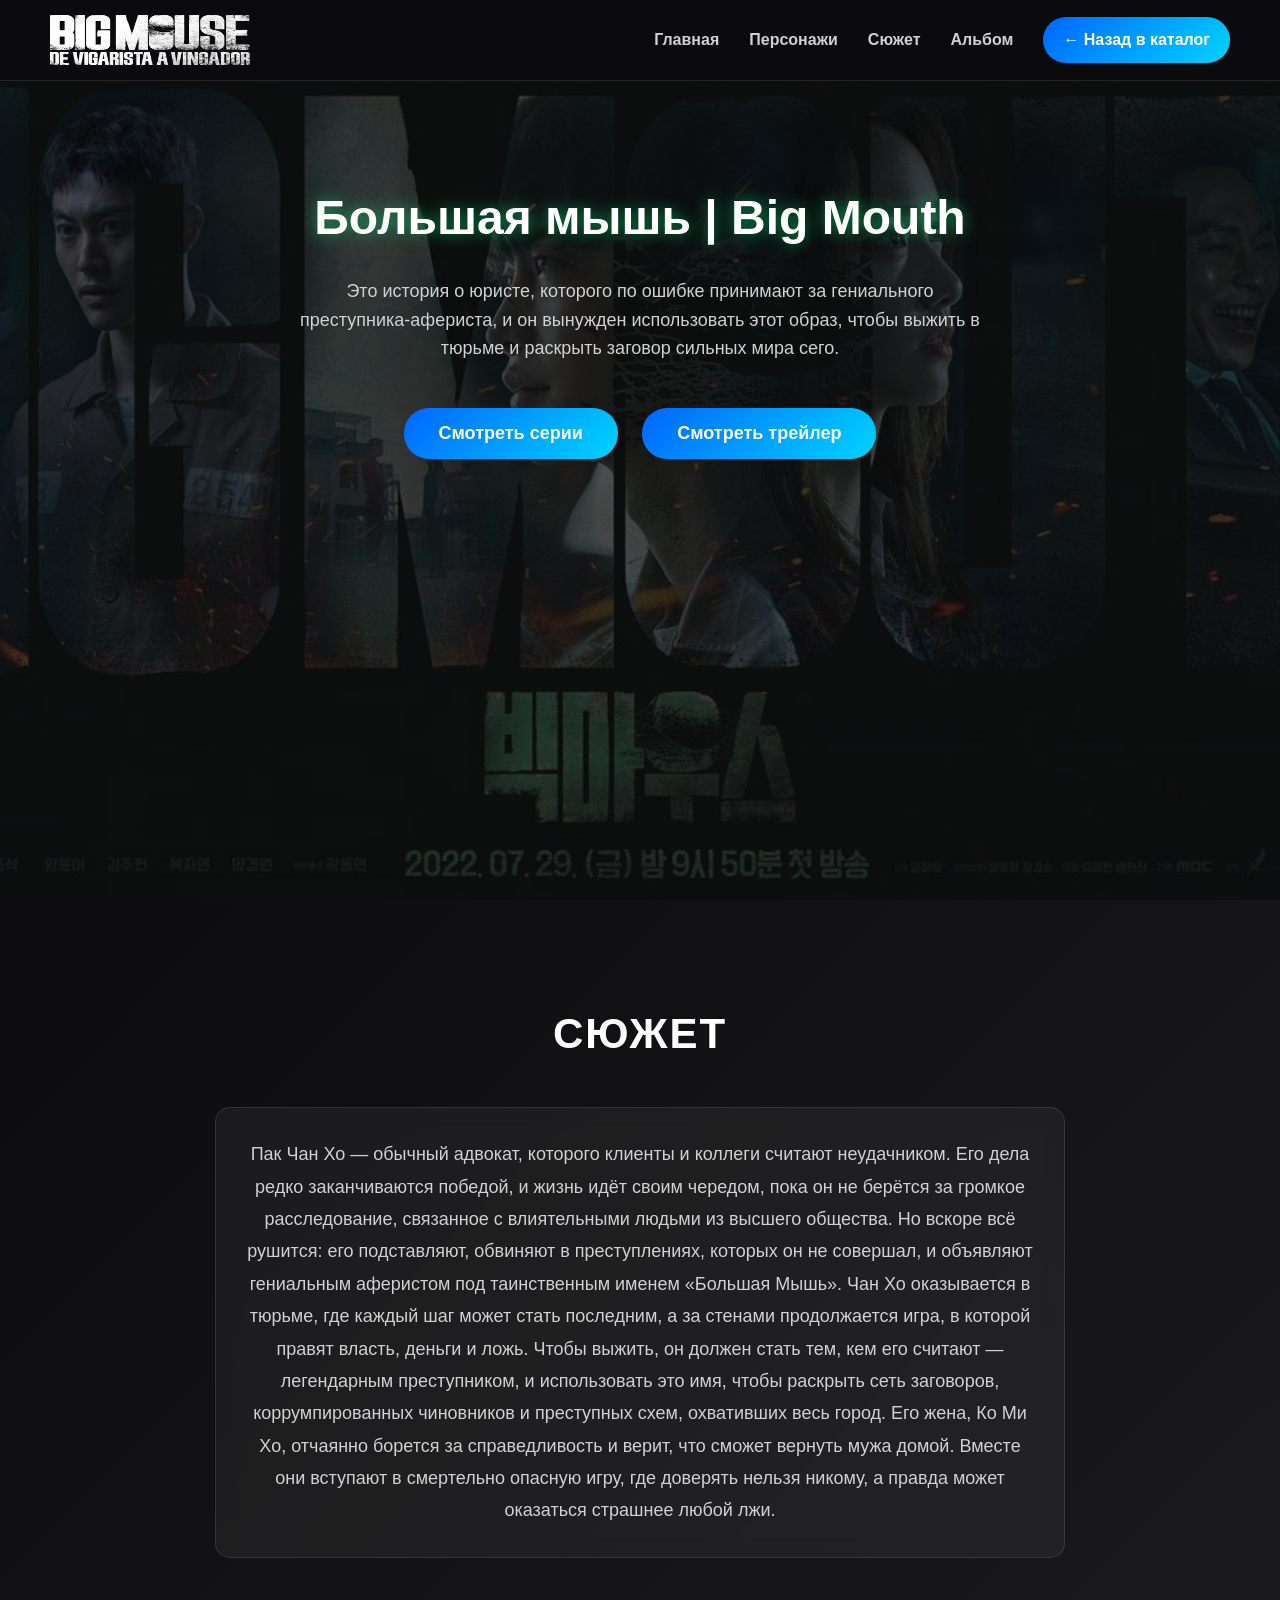
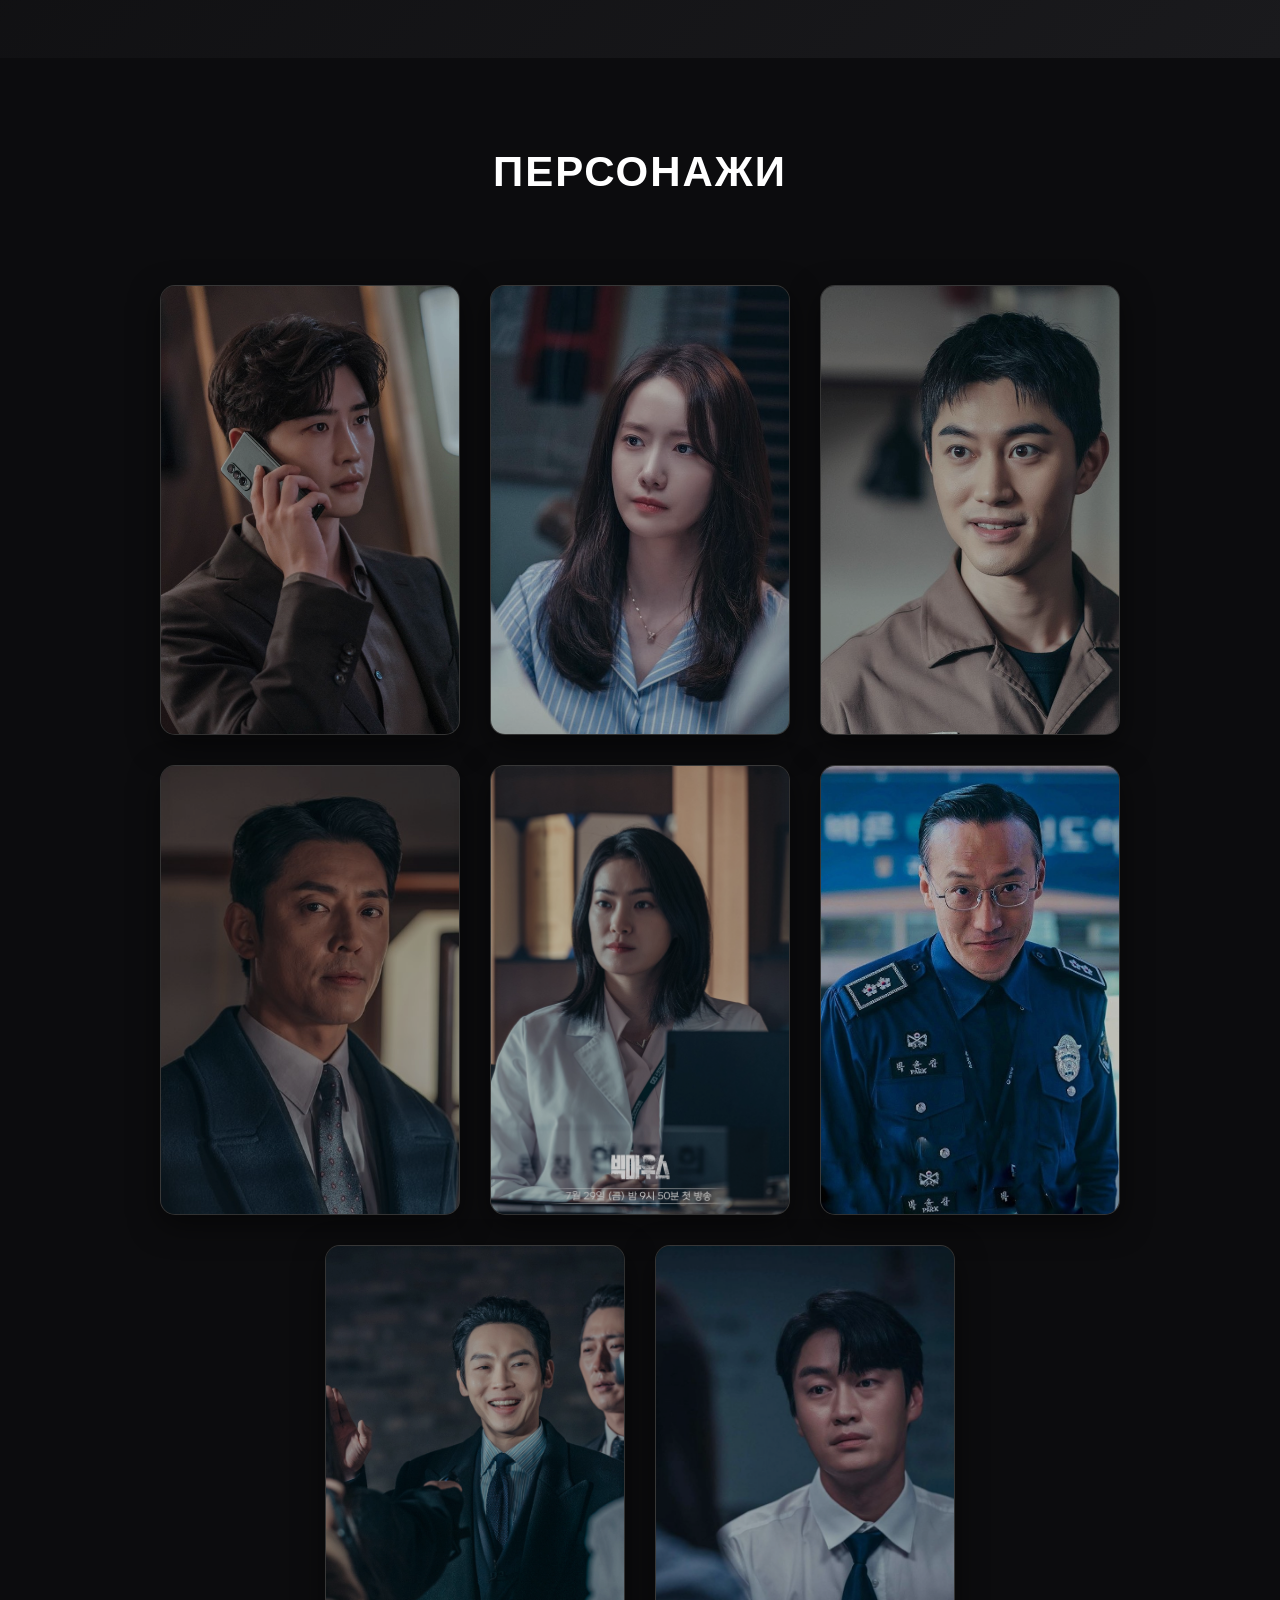
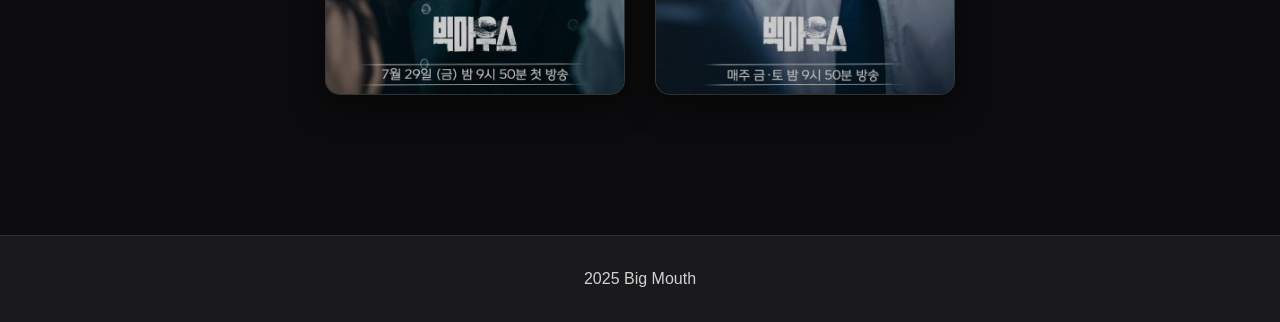
<file: kinosite-project/big-mouth/index.html>
<!DOCTYPE html>
<html lang="ru">
<head>
  <meta charset="UTF-8">
  <meta name="viewport" content="width=device-width, initial-scale=1.0">
  <title>Большая мышь | Big Mouth</title>
  <link rel="stylesheet" href="css/style.css">
</head>
<body>
  <!--Шапка-->
  <header>
    <img src="media/posters/w1500_55425765.png" alt="Логотип" width="200">
    <nav><!--меню навигаций--> 
      <a href="index.html">Главная</a>
      <a href="#person">Персонажи</a> <!-- прокрутка к разделу -->
      <a href="#story">Сюжет</a> 
      <a href="album.html">Альбом</a>
      <!-- Добавлена кнопка назад в каталог -->
      <a href="../kinosite/catalog.html" class="back-btn">← Назад в каталог</a>
    </nav>
  </header>
  <!--Фон и заголовок-->
  <section class="glavnoe"> 
    <h1>Большая мышь | Big Mouth</h1><!--главный заголовок-->
    <p>Это история о юристе, которого по ошибке принимают за гениального преступника-афериста,
       и он вынужден использовать этот образ, чтобы выжить в тюрьме и раскрыть заговор сильных мира сего.</p>
       <!--Кнопка трейлера-->
        <!--Кнопка для серий-->
      <button class="trailer" onclick="showAllEpisodes()">Смотреть серии</button>
       <button class="trailer" onclick="showTrailer()">Смотреть трейлер</button>
       <div id="trailer-block" style="display: none; margin-top: 30px;">
        <video controls width="800">
          <source src="media/videos/IMG_0174.MP4" type="video/mp4">
        </video>
       </div>
  </section>

  <!--Сюжет-->
  <section class="story" id="story">
    <h2>Сюжет</h2>
    <p>Пак Чан Хо — обычный адвокат, которого клиенты и коллеги считают неудачником.  
    Его дела редко заканчиваются победой, и жизнь идёт своим чередом, пока он не берётся за громкое расследование, связанное с влиятельными людьми из высшего общества.  
    Но вскоре всё рушится: его подставляют, обвиняют в преступлениях, которых он не совершал,  
    и объявляют гениальным аферистом под таинственным именем «Большая Мышь».  
    Чан Хо оказывается в тюрьме, где каждый шаг может стать последним,  
    а за стенами продолжается игра, в которой правят власть, деньги и ложь.  

    Чтобы выжить, он должен стать тем, кем его считают — легендарным преступником,  
    и использовать это имя, чтобы раскрыть сеть заговоров, коррумпированных чиновников и преступных схем, охвативших весь город.  
    Его жена, Ко Ми Хо, отчаянно борется за справедливость и верит, что сможет вернуть мужа домой.  
    Вместе они вступают в смертельно опасную игру, где доверять нельзя никому,  
    а правда может оказаться страшнее любой лжи.</p>
  </section>

  <!--Персонажи-->
  <section class="person" id="person">
    <h2>Персонажи</h2>

    <!--Герой 1-->
    <div class="card">
      <img src="media/characters/gg.jpg" alt="Пак Чан Хо">
      <div class="card-content">
        <h3>Пак Чан Хо</h3>
        <p>Адвокат, которого по ошибке считают легендарным преступником "Большая мышь".</p>
      </div>
    </div>

    <!--Герой 2-->
    <div class="card">
      <img src="media/characters/w1500_51066286.jpg" alt="Ко Ми Хо">
      <div class="card-content">
        <h3>Ко Ми Хо</h3>
        <p>Жена Пак Чан Хо, сильная и решительная женщина.</p>
      </div>
    </div>

    <!--Герой 3-->
    <div class="card">
      <img src="media/characters/w1500_51066278.jpg" alt="Квак Дон Юн (Джерри)">
      <div class="card-content">
        <h3>Квак Дон Юн (Джерри)</h3>
        <p>Заключённый, большой поклонник таланта Большой Мыши.</p>
      </div>
    </div>

    <!--Герой 4-->
    <div class="card">
      <img src="media/characters/IMG_0047.JPG" alt="Чхве До Ха">
      <div class="card-content">
        <h3>Чхве До Ха</h3>
        <p>Мэр города, за которым скрывается больше, чем кажется.</p>
      </div>
    </div>

    <!--Герой 5-->
    <div class="card">
      <img src="media/characters/w1500_51066243.jpg" alt="Хен Джу Хи">
      <div class="card-content">
        <h3>Хен Джу Хи</h3>
        <p>Жена мэра Чхве До Ха, врач, скрывающий много тайн за внешним спокойствием.</p>
      </div>
    </div>

    <!--Герой 6-->
    <div class="card">
      <img src="media/characters/IMG_0048.JPG" alt="Пак Юн Гап">
      <div class="card-content">
        <h3>Пак Юн Гап</h3>
        <p>Коррумпированный тюремный начальник, который управляет заключёнными и продаёт информацию самым опасным людям.</p>
      </div>
    </div>

    <!--Герой 7-->
    <div class="card">
      <img src="media/characters/w1500_51066326.jpg" alt="Гон Джи Хун">
      <div class="card-content">
        <h3>Гон Джи Хун</h3>
        <p>Председатель корпорации NR Forum, влиятельный бизнесмен, замешанный в политических и преступных интригах.</p>
      </div>
    </div>

    <!--Герой 8-->
    <div class="card">
      <img src="media/characters/IMG_0085.JPG" alt="Ким Сун Тэ">
      <div class="card-content">
        <h3>Ким Сун Тэ</h3>
        <p>Журналист, помогающий Ко Ми Хо в её расследовании, несмотря на угрозу собственной жизни.</p>
      </div>
    </div>
  </section>

  <!--Подвал-->
  <footer>
    2025 Big Mouth
  </footer> 
  <script src="js/script.js"></script><!--JS подключить-->
</body>
</html>
</file>
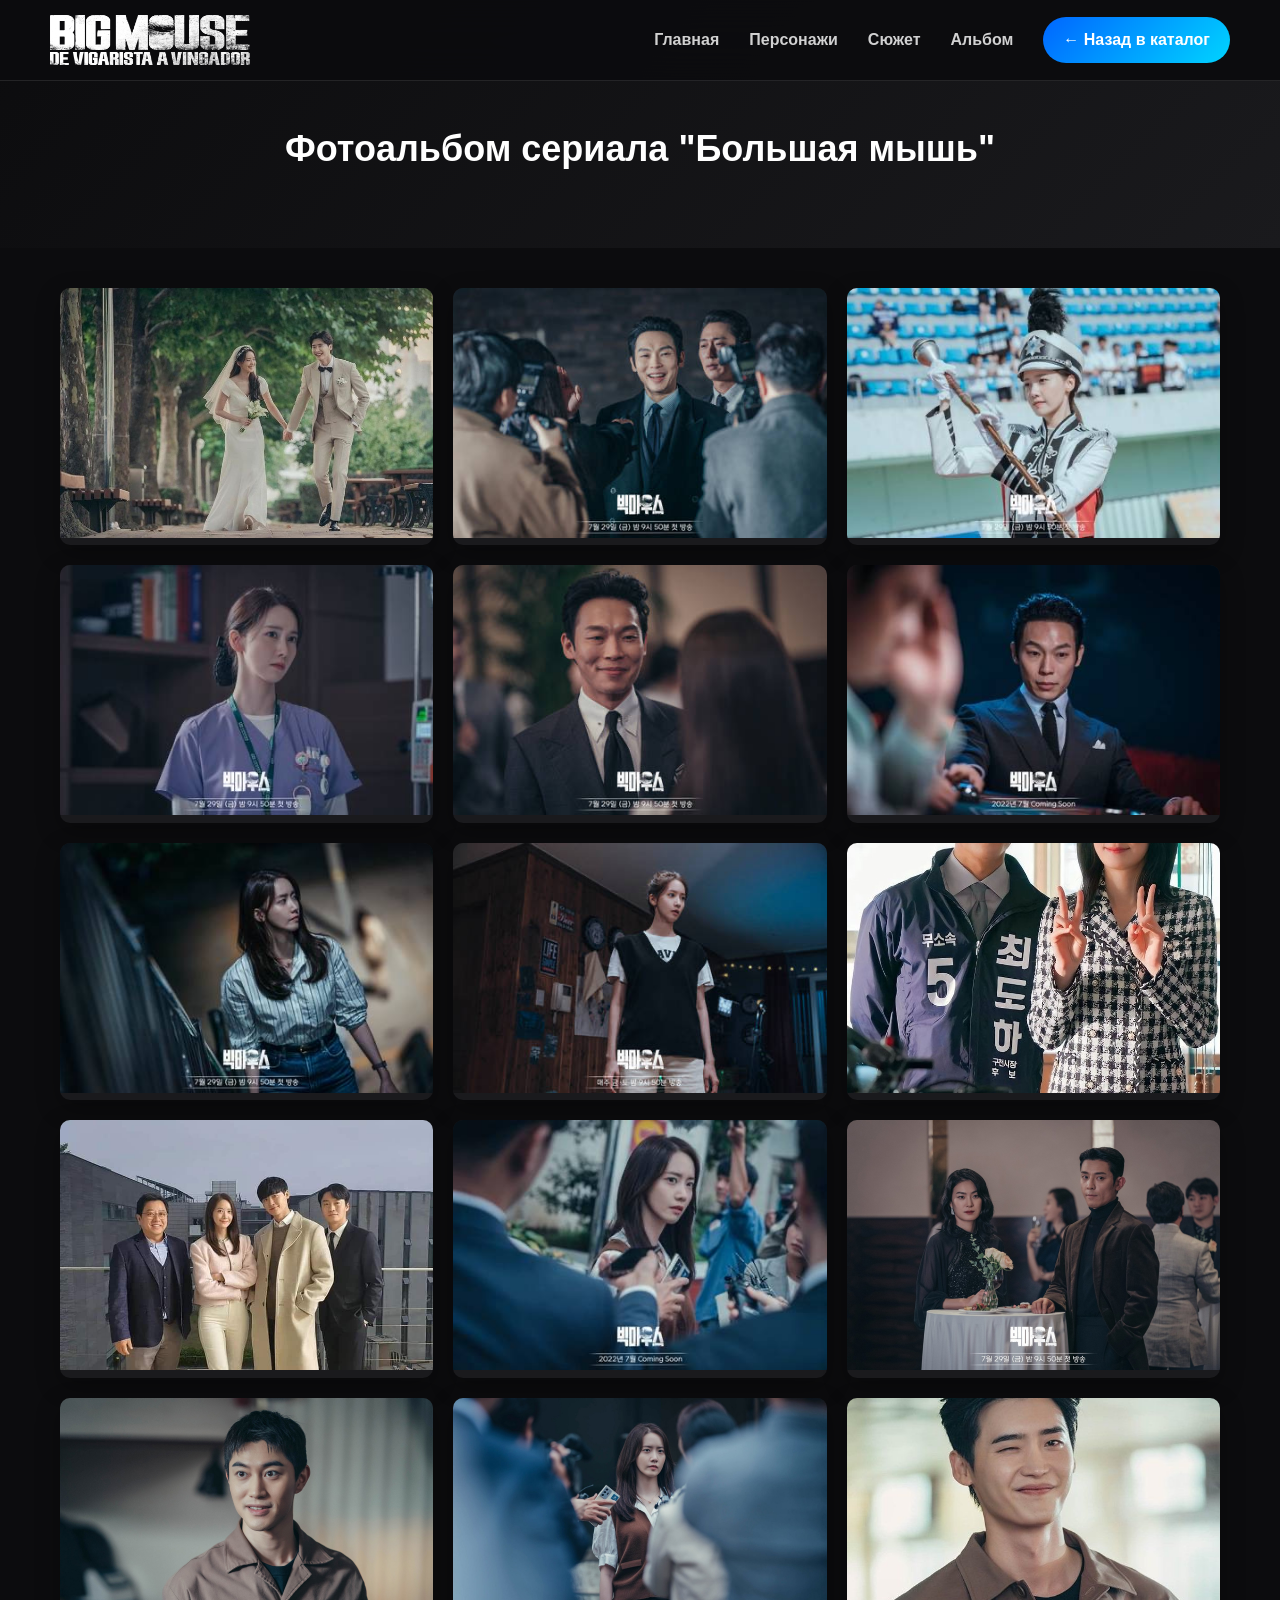
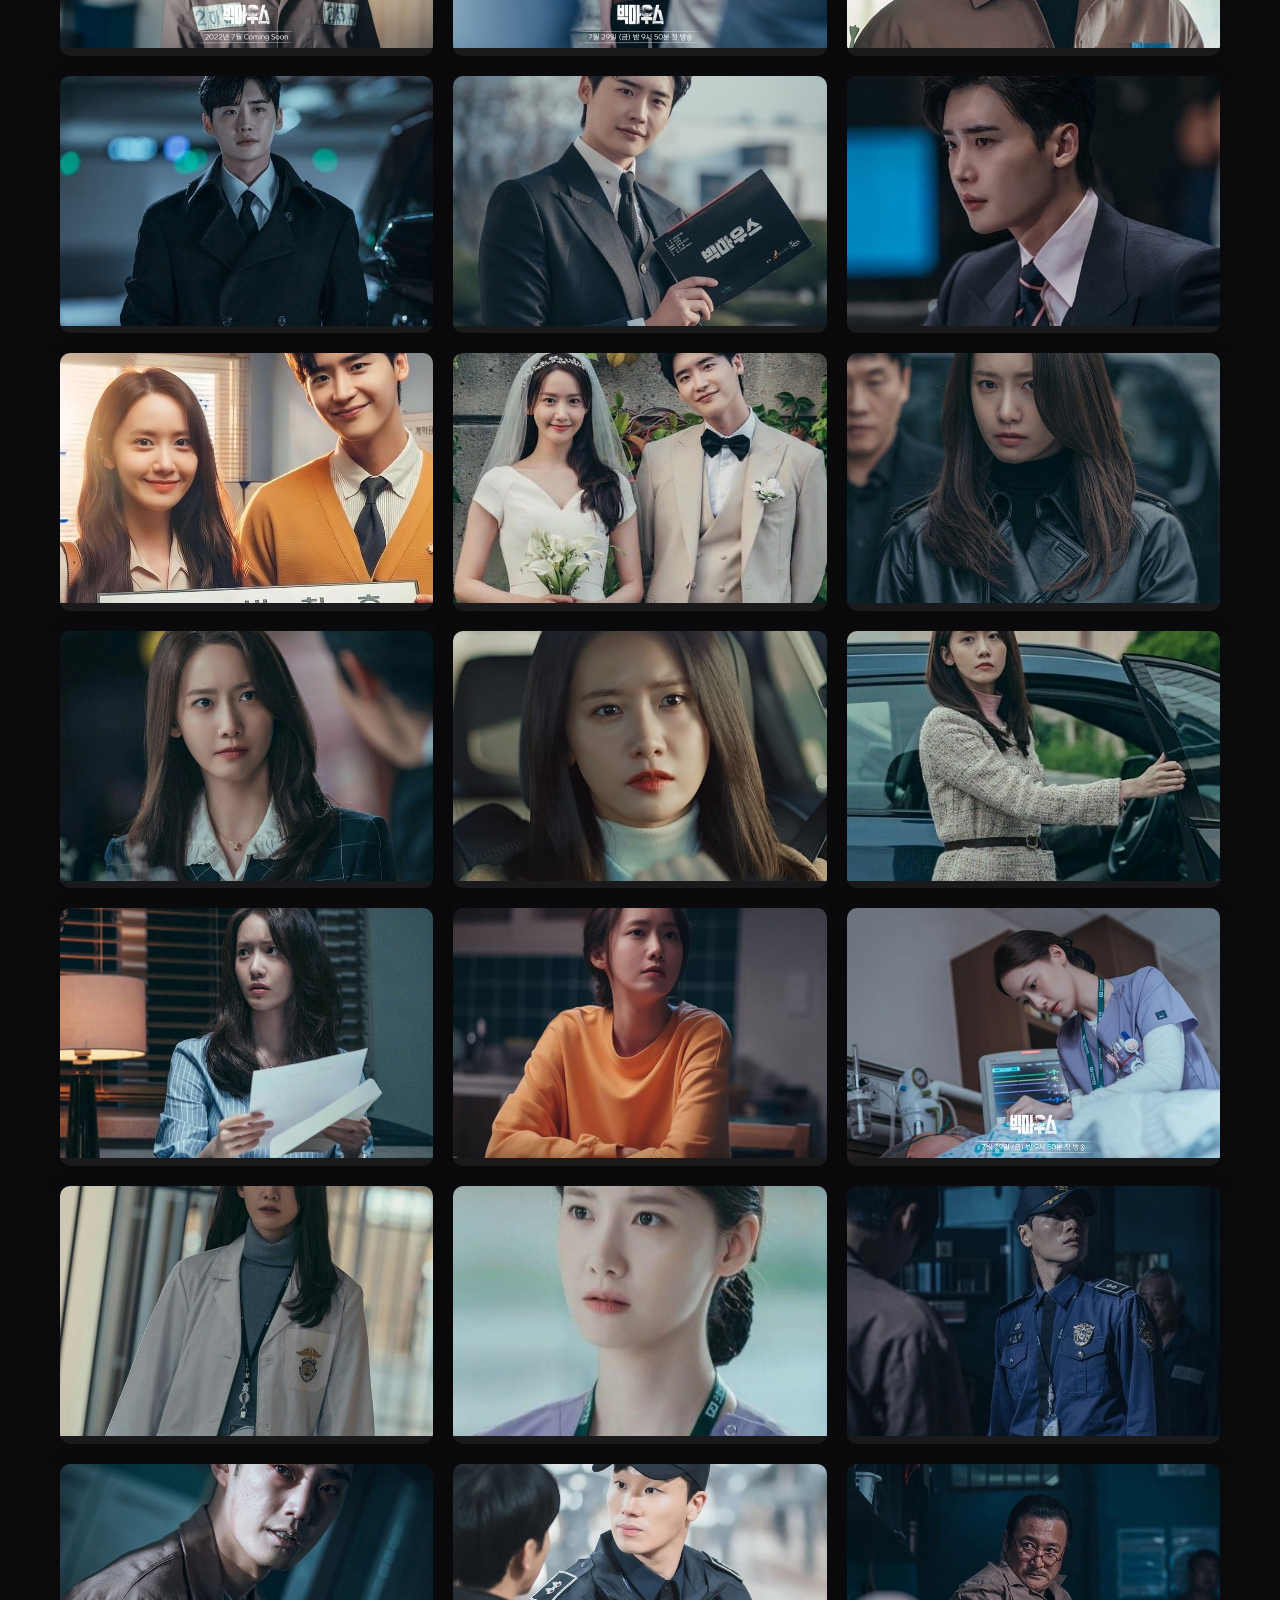
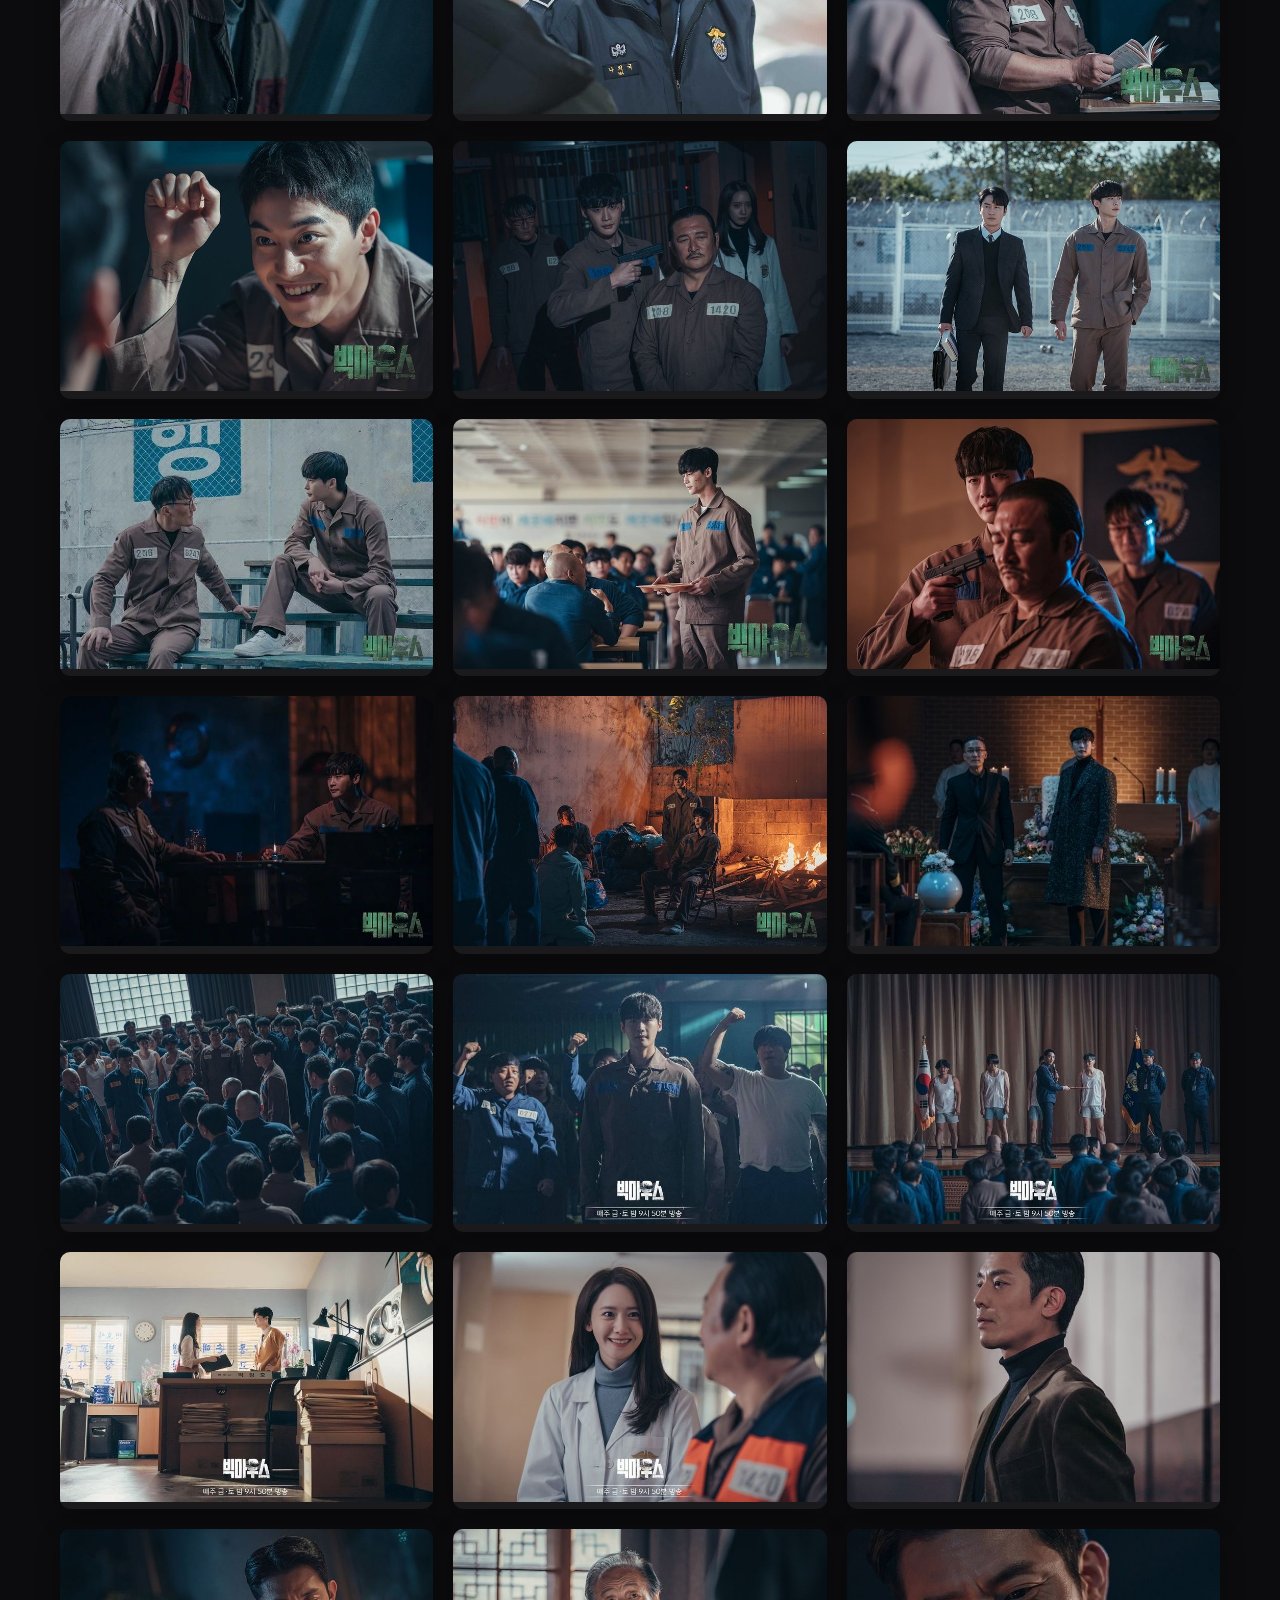
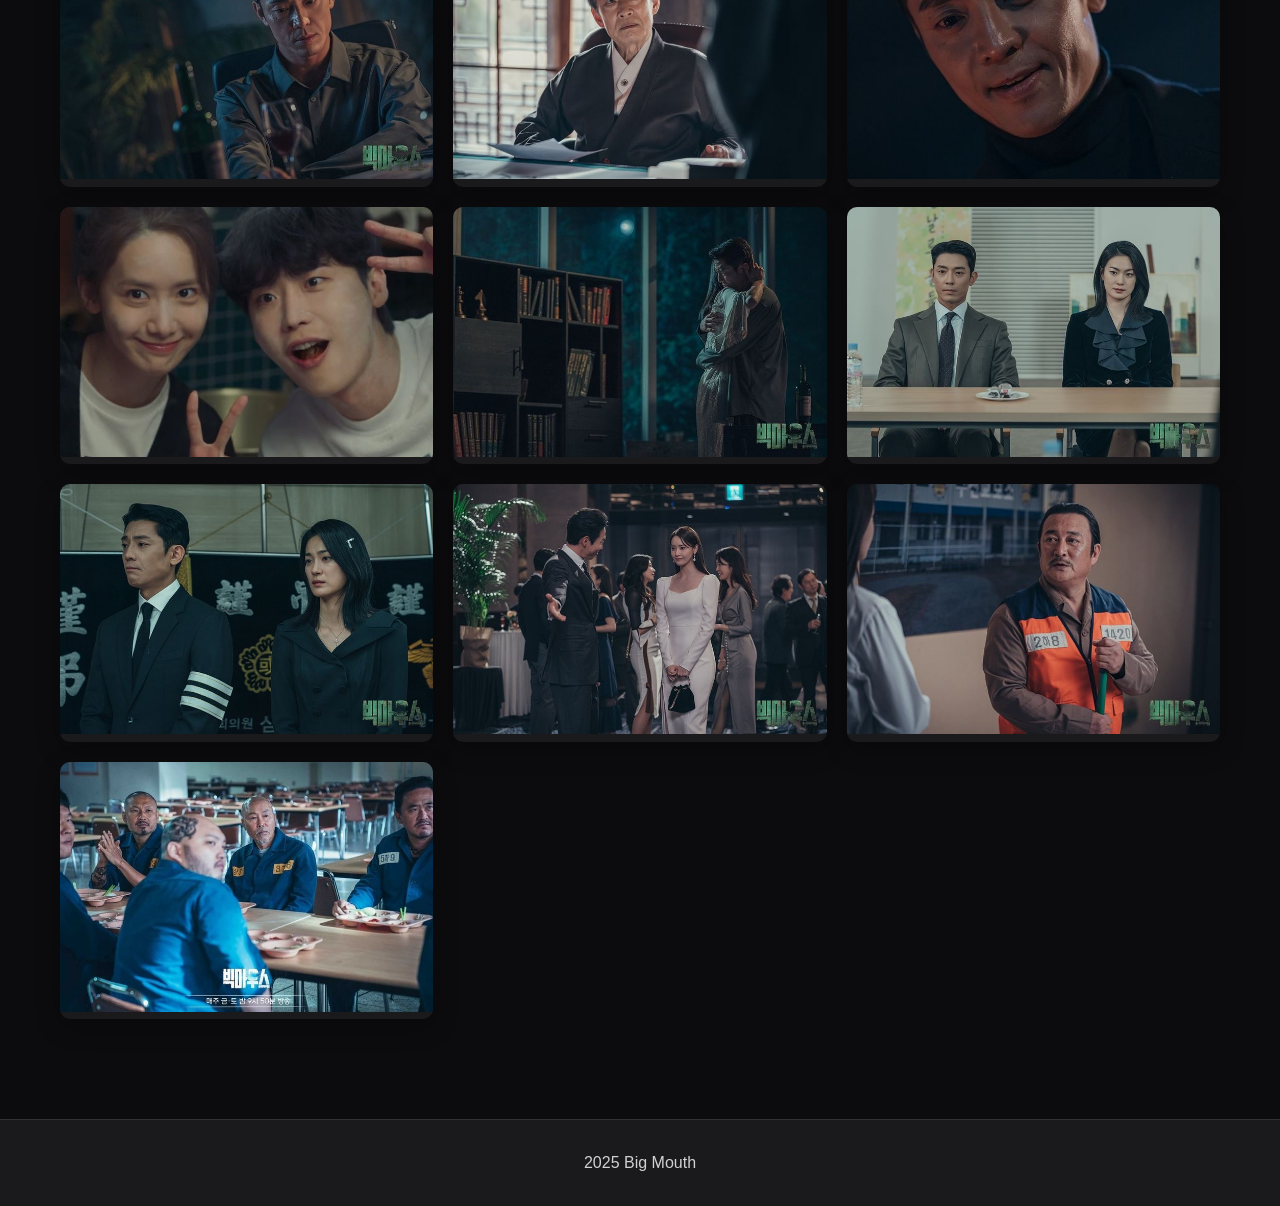
<file: kinosite-project/big-mouth/album.html>
<!DOCTYPE html>
<html lang="ru">
<head>
    <meta charset="UTF-8">
    <meta name="viewport" content="width=device-width, initial-scale=1.0">
    <title>Альбом | Большая мышь</title>
    <link rel="stylesheet" href="css/style.css">
</head>
<body>
    <!--Шапка-->
    <header>
        <img src="media/posters/w1500_55425765.png" alt="Логотип" width="200">
        <nav>
            <a href="index.html">Главная</a>
            <a href="index.html#person">Персонажи</a>
            <a href="index.html#story">Сюжет</a>
            <a href="album.html" class="active">Альбом</a>
            <a href="../kinosite/catalog.html" class="back-btn">← Назад в каталог</a>
        </nav>
    </header>

    <!-- Заголовок -->
    <section class="album">
        <h1>Фотоальбом сериала "Большая мышь"</h1>
    </section>

    <!-- Галерея -->
    <section class="gallery" id="gallery"></section>

    <!-- Подвал -->
    <footer>
        2025 Big Mouth
    </footer>

    <!-- Скрипт -->
    <script src="js/script.js"></script>
</body>
</html>
</file>
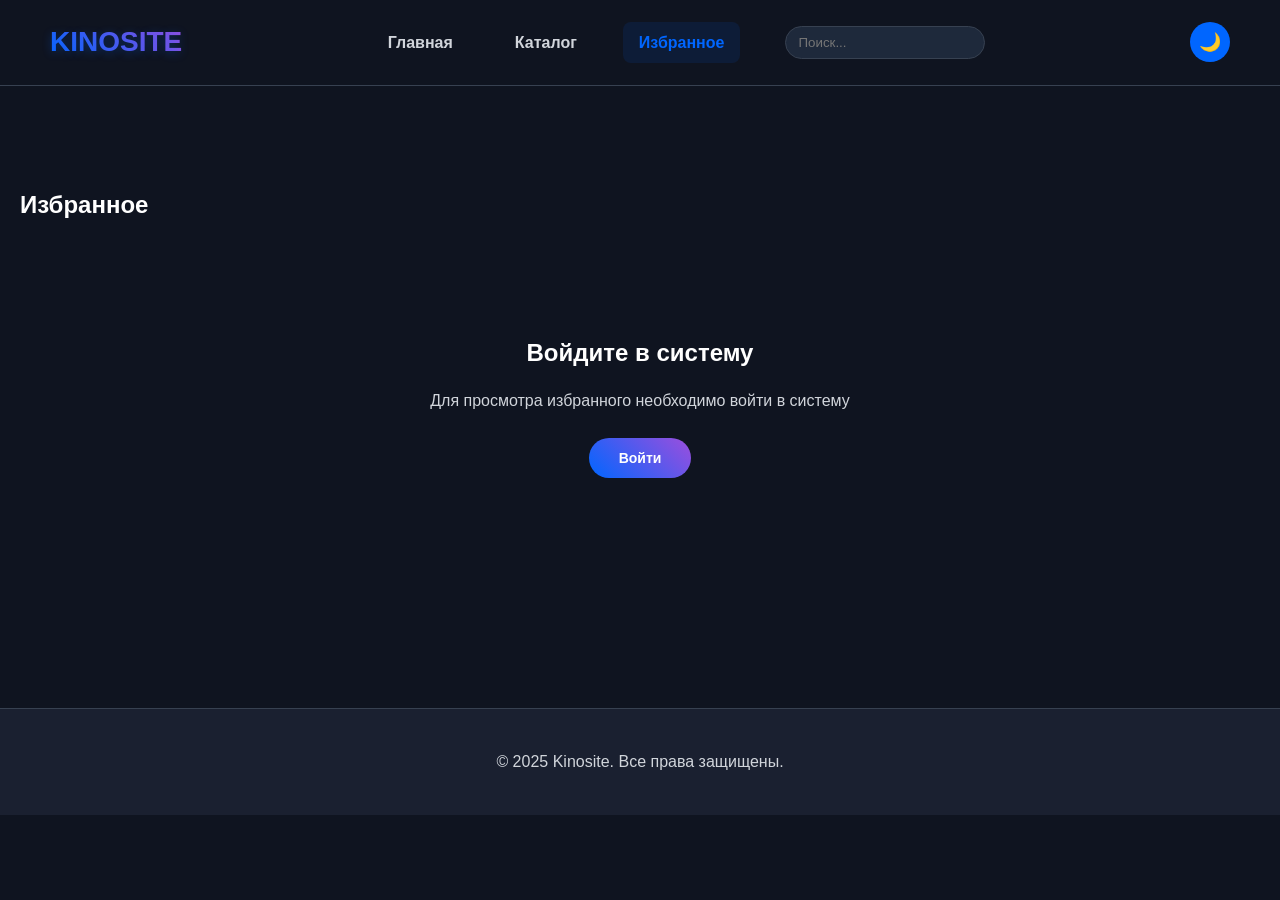
<file: kinosite-project/kinosite/favorite.html>
<!DOCTYPE html>
<html lang="ru">
<head>
<meta charset="UTF-8" />
<meta name="viewport" content="width=device-width, initial-scale=1.0" />
<title>Kinosite - Избранное</title>
<link rel="stylesheet" href="css/vse.css" />
</head>
<body>
<header>
<div class="logo">KINOSITE</div>
<nav>
<a href="glavnoe.html">Главная</a>
<a href="catalog.html">Каталог</a>
<a href="favorite.html" class="active">Избранное</a>
<input id="navSearchInput" type="text" placeholder="Поиск..." style="margin: 0 15px; padding: 8px 12px; border-radius: 20px; border: 1px solid #374151; background: #1e293b; color: white; width: 200px;">
</nav>

<button id="themeToggle">Темная</button>
</header>

<section class="catalog">
<h2>Избранное</h2>
<div class="catalog-grid" id="favoritesGrid"></div>

<div id="emptyFavorites" style="text-align: center; padding: 50px; display: none;">
<h3>В избранном пока ничего нет</h3>
<p>Добавляйте фильмы и сериалы, нажимая на кнопку "Добавить в избранное"</p>
</div>
</section>

<footer>
<p>© 2025 Kinosite. Все права защищены.</p>
</footer>

<script src="js/script.js"></script>
</body>
</html>
</file>
<file: kinosite-project/big-mouth/css/style.css>
/* ===== ОСНОВНЫЕ СТИЛИ BIG MOUTH ===== */
* {
    margin: 0;
    padding: 0;
    box-sizing: border-box;
}

:root {
    --primary-bg: #0c0c0e;
    --secondary-bg: #1a1a1d;
    --accent-green: #00ff88;
    --accent-blue: #0066ff;
    --text-primary: #ffffff;
    --text-secondary: #d1d1d1;
    --text-muted: #888888;
}

body {
    font-family: 'Arial', 'Helvetica', sans-serif;
    background-color: var(--primary-bg);
    color: var(--text-primary);
    line-height: 1.6;
    overflow-x: hidden;
}

/* ===== ШАПКА ===== */
header {
    background: rgba(12, 12, 14, 0.95);
    backdrop-filter: blur(20px);
    border-bottom: 1px solid rgba(255, 255, 255, 0.1);
    display: flex;
    align-items: center;
    justify-content: space-between;
    padding: 15px 50px;
    position: fixed;
    top: 0;
    width: 100%;
    z-index: 1000;
}

header img {
    height: 50px;
    filter: brightness(0) invert(1);
}

/* ===== НАВИГАЦИЯ ===== */
nav {
    display: flex;
    align-items: center;
    gap: 30px;
}

nav a {
    color: var(--text-secondary);
    text-decoration: none;
    font-weight: bold;
    transition: all 0.3s ease;
    position: relative;
    padding: 8px 0;
}

nav a:hover {
    color: var(--text-primary);
}

nav a::after {
    content: '';
    position: absolute;
    bottom: -5px;
    left: 0;
    width: 0;
    height: 2px;
    background: var(--accent-green);
    transition: width 0.3s ease;
}

nav a:hover::after {
    width: 100%;
}

/* ===== КНОПКА НАЗАД ===== */
.back-btn {
    background: linear-gradient(135deg, #0066ff, #00d4ff);
    color: white;
    padding: 10px 20px;
    border-radius: 25px;
    text-decoration: none;
    font-weight: bold;
    transition: all 0.3s ease;
    border: none;
    cursor: pointer;
}

.back-btn:hover {
    transform: translateY(-2px);
    box-shadow: 0 5px 15px rgba(0, 255, 136, 0.3);
}

/* ===== ГЛАВНЫЙ БАННЕР ===== */
.glavnoe {
    background: url('../media/posters/w1500_50643955.jpg') center/cover no-repeat;
    text-align: center;
    padding: 180px 20px;
    min-height: 100vh;
    background-attachment: fixed;
    position: relative;
}

.glavnoe::before {
    content: '';
    position: absolute;
    top: 0;
    left: 0;
    width: 100%;
    height: 100%;
    background: rgba(12, 12, 14, 0.7);
}

.glavnoe h1 {
    font-size: 48px;
    margin-bottom: 20px;
    color: white;
    text-shadow: 0 0 15px rgba(0, 255, 136, 0.5);
    position: relative;
    z-index: 2;
}

.glavnoe p {
    max-width: 700px;
    margin: 0 auto 30px;
    font-size: 18px;
    color: var(--text-secondary);
    position: relative;
    z-index: 2;
}

/* ===== КНОПКИ ===== */
.trailer {
    background: linear-gradient(135deg, #0066ff, #00d4ff);
    color: white;
    border: none;
    padding: 15px 35px;
    font-size: 18px;
    font-weight: bold;
    border-radius: 25px;
    margin: 15px 10px;
    cursor: pointer;
    transition: all 0.3s ease;
    position: relative;
    z-index: 2;
}

.trailer:hover {
    transform: translateY(-3px);
    box-shadow: 0 10px 25px rgba(0, 102, 255, 0.3);
}

/* ===== СЮЖЕТ ===== */
.story {
    text-align: center;
    padding: 100px 20px;
    background: linear-gradient(135deg, #0c0c0e 0%, #1a1a1d 100%);
}

.story h2 {
    color: var(--text-primary);
    font-size: 42px;
    font-weight: bold;
    margin-bottom: 40px;
    text-transform: uppercase;
    letter-spacing: 2px;
}

.story p {
    max-width: 850px;
    margin: 0 auto;
    color: var(--text-secondary);
    background: rgba(255, 255, 255, 0.05);
    padding: 30px;
    border-radius: 15px;
    font-size: 18px;
    line-height: 1.8;
    backdrop-filter: blur(10px);
    border: 1px solid rgba(255, 255, 255, 0.1);
}

/* ===== ПЕРСОНАЖИ ===== */
.person {
    text-align: center;
    padding: 80px 20px;
    background-color: var(--primary-bg);
    display: flex;
    justify-content: center;
    flex-wrap: wrap;
    gap: 30px;
}

.person h2 {
    width: 100%;
    color: var(--text-primary);
    font-size: 42px;
    margin-bottom: 50px;
    text-transform: uppercase;
    letter-spacing: 2px;
}

/* ===== КАРТОЧКИ ПЕРСОНАЖЕЙ ===== */
.card {
    position: relative;
    width: 300px;
    height: 450px;
    border-radius: 15px;
    overflow: hidden;
    background: linear-gradient(145deg, #1a1a1a, #222222);
    box-shadow: 0 10px 30px rgba(0, 0, 0, 0.5);
    transition: all 0.4s cubic-bezier(0.175, 0.885, 0.32, 1.275);
    cursor: pointer;
    border: 1px solid rgba(255, 255, 255, 0.1);
}

.card img {
    width: 100%;
    height: 100%;
    object-fit: cover;
    transition: transform 0.3s ease;
    filter: brightness(80%);
}

.card:hover img {
    transform: scale(1.1);
    filter: brightness(100%);
}

.card-content {
    position: absolute;
    bottom: 0;
    left: 0;
    right: 0;
    background: linear-gradient(transparent, rgba(0, 0, 0, 0.9));
    padding: 20px;
    transform: translateY(100%);
    transition: transform 0.3s ease;
}

.card:hover .card-content {
    transform: translateY(0);
}

.card h3 {
    font-size: 22px;
    font-weight: bold;
    color: white;
    margin-bottom: 10px;
}

.card p {
    font-size: 14px;
    color: var(--text-secondary);
    line-height: 1.5;
}

.card:hover {
    transform: translateY(-10px);
    box-shadow: 0 20px 40px rgba(0, 255, 136, 0.2);
    border-color: var(--accent-green);
}

/* ===== ГАЛЕРЕЯ ===== */
.album {
    text-align: center;
    padding: 120px 20px 60px;
    background: linear-gradient(135deg, #0c0c0e, #1a1a1d);
}

.album h1 {
    font-size: 36px;
    margin-bottom: 10px;
    color: var(--text-primary);
}

.gallery {
    display: grid;
    grid-template-columns: repeat(auto-fit, minmax(300px, 1fr));
    gap: 20px;
    padding: 40px 20px;
    max-width: 1200px;
    margin: 0 auto;
}

.gallery .photo {
    border-radius: 10px;
    overflow: hidden;
    box-shadow: 0 8px 25px rgba(0, 0, 0, 0.3);
    transition: all 0.3s ease;
    background: var(--secondary-bg);
}

.gallery .photo:hover {
    transform: translateY(-5px);
    box-shadow: 0 15px 35px rgba(0, 255, 136, 0.2);
}

.gallery .photo img {
    width: 100%;
    height: 250px;
    object-fit: cover;
    transition: transform 0.3s ease;
}

.gallery .photo:hover img {
    transform: scale(1.05);
}

/* ===== ФУТЕР ===== */
footer {
    background: var(--secondary-bg);
    text-align: center;
    padding: 30px 20px;
    margin-top: 60px;
    border-top: 1px solid rgba(255, 255, 255, 0.1);
    color: var(--text-secondary);
}

/* ===== ВИДЕО БЛОК ===== */
#trailer-block {
    margin-top: 30px;
    border-radius: 15px;
    overflow: hidden;
    box-shadow: 0 10px 30px rgba(0, 0, 0, 0.5);
    position: relative;
    z-index: 2;
}

#trailer-block video {
    width: 100%;
    max-width: 800px;
    border-radius: 15px;
}

/* ===== АДАПТИВНОСТЬ ===== */
@media (max-width: 768px) {
    header {
        padding: 15px 20px;
        flex-direction: column;
        gap: 15px;
    }
    
    nav {
        gap: 15px;
        flex-wrap: wrap;
        justify-content: center;
    }
    
    .glavnoe {
        padding: 150px 20px;
    }
    
    .glavnoe h1 {
        font-size: 36px;
    }
    
    .story h2 {
        font-size: 32px;
    }
    
    .person h2 {
        font-size: 32px;
    }
    
    .gallery {
        grid-template-columns: 1fr;
        padding: 20px;
    }
    
    .card {
        width: 100%;
        max-width: 300px;
    }
}
</file>
<file: kinosite-project/kinosite/css/vse.css>
/* ===== ОСНОВНЫЕ СТИЛИ KINOSITE ===== */
* {
    margin: 0;
    padding: 0;
    box-sizing: border-box;
}

:root {
    --primary-bg: #0f1420;
    --secondary-bg: #1a2030;
    --accent-blue: #0066ff;
    --accent-green: #00ff88;
    --accent-purple: #9d4edd;
    --text-primary: #ffffff;
    --text-secondary: #d1d5db;
    --text-muted: #9ca3af;
    --border-color: #374151;
    --card-bg: #1e293b;
}

body {
    font-family: 'Segoe UI', Tahoma, Geneva, Verdana, sans-serif;
    background-color: var(--primary-bg);
    color: var(--text-primary);
    line-height: 1.6;
    overflow-x: hidden;
}

body.light-theme {
    --primary-bg: #f3f4f6;
    --secondary-bg: #ffffff;
    --accent-blue: #2563eb;
    --accent-green: #10b981;
    --accent-purple: #7c3aed;
    --text-primary: #111827;
    --text-secondary: #374151;
    --text-muted: #6b7280;
    --border-color: #d1d5db;
    --card-bg: #ffffff;
}

/* ===== ШАПКА ===== */
header {
    background: var(--primary-bg);
    border-bottom: 1px solid var(--border-color);
    display: flex;
    align-items: center;
    justify-content: space-between;
    padding: 20px 50px;
    position: sticky;
    top: 0;
    z-index: 1000;
}

.logo {
    font-size: 28px;
    font-weight: bold;
    background: linear-gradient(45deg, var(--accent-blue), var(--accent-purple));
    -webkit-background-clip: text;
    background-clip: text;
    color: transparent;
    text-shadow: 0 2px 10px rgba(0, 102, 255, 0.3);
}

nav {
    display: flex;
    align-items: center;
    gap: 30px;
}

nav a {
    color: var(--text-secondary);
    text-decoration: none;
    font-weight: 600;
    font-size: 16px;
    transition: all 0.3s ease;
    padding: 8px 16px;
    border-radius: 8px;
}

nav a:hover {
    color: var(--text-primary);
    background: rgba(255, 255, 255, 0.1);
}

nav a.active {
    color: var(--accent-blue);
    background: rgba(0, 102, 255, 0.1);
}

/* Контейнер для кнопок управления */
.header-controls {
    display: flex;
    align-items: center;
    gap: 15px;
}

/* Стили для кнопок авторизации */
.auth-btn {
    background: transparent;
    color: var(--text-secondary);
    border: 1px solid var(--border-color);
    padding: 10px 20px;
    border-radius: 25px;
    cursor: pointer;
    font-weight: 600;
    font-size: 14px;
    transition: all 0.3s ease;
    text-decoration: none;
    display: inline-block;
}

.auth-btn:hover {
    background: var(--accent-blue);
    color: white;
    border-color: var(--accent-blue);
    transform: translateY(-2px);
    box-shadow: 0 5px 15px rgba(0, 102, 255, 0.3);
}

.auth-btn#logoutBtn {
    background: transparent;
    color: var(--accent-blue);
    border: 1px solid var(--accent-blue);
}

/* Профиль пользователя */
.user-profile {
    display: flex;
    align-items: center;
    gap: 10px;
    cursor: pointer;
    padding: 8px 16px;
    border-radius: 25px;
    background: rgba(255, 255, 255, 0.05);
    transition: all 0.3s ease;
}

.user-profile:hover {
    background: rgba(255, 255, 255, 0.1);
}

.user-avatar {
    width: 32px;
    height: 32px;
    background: linear-gradient(45deg, var(--accent-blue), var(--accent-purple));
    border-radius: 50%;
    display: flex;
    align-items: center;
    justify-content: center;
    font-weight: bold;
    font-size: 14px;
    color: white;
}

.user-profile span {
    font-weight: 600;
    font-size: 14px;
    color: var(--text-primary);
}

/* Кнопка темы - УМЕНЬШЕННАЯ */
#themeToggle {
    background: var(--accent-blue);
    color: white;
    border: none;
    padding: 8px;
    border-radius: 50%;
    cursor: pointer;
    font-weight: 600;
    font-size: 18px;
    transition: all 0.3s ease;
    width: 40px;
    height: 40px;
    display: flex;
    align-items: center;
    justify-content: center;
}

#themeToggle:hover {
    background: var(--accent-purple);
    transform: translateY(-2px);
    box-shadow: 0 5px 15px rgba(0, 102, 255, 0.3);
}

/* ===== МОДАЛЬНЫЕ ОКНА АВТОРИЗАЦИИ ===== */
.modal-overlay {
    position: fixed;
    top: 0;
    left: 0;
    right: 0;
    bottom: 0;
    background: rgba(0, 0, 0, 0.8);
    backdrop-filter: blur(10px);
    display: flex;
    align-items: center;
    justify-content: center;
    z-index: 2000;
    opacity: 0;
    animation: fadeIn 0.3s ease forwards;
}

@keyframes fadeIn {
    to {
        opacity: 1;
    }
}

@keyframes fadeOut {
    from {
        opacity: 1;
    }
    to {
        opacity: 0;
    }
}

.modal {
    background: var(--card-bg);
    border-radius: 20px;
    width: 90%;
    max-width: 450px;
    overflow: hidden;
    box-shadow: 0 25px 50px rgba(0, 0, 0, 0.5);
    transform: translateY(-50px);
    animation: slideDown 0.4s cubic-bezier(0.175, 0.885, 0.32, 1.275) forwards;
}

@keyframes slideDown {
    to {
        transform: translateY(0);
    }
}

.modal-header {
    padding: 25px 30px;
    background: linear-gradient(45deg, var(--accent-blue), var(--accent-purple));
    color: white;
    display: flex;
    justify-content: space-between;
    align-items: center;
}

.modal-header h2 {
    font-size: 24px;
    font-weight: bold;
    margin: 0;
}

.modal-close {
    background: transparent;
    border: none;
    color: white;
    font-size: 28px;
    cursor: pointer;
    line-height: 1;
    padding: 0;
    width: 30px;
    height: 30px;
    display: flex;
    align-items: center;
    justify-content: center;
    border-radius: 50%;
    transition: all 0.3s ease;
}

.modal-close:hover {
    background: rgba(255, 255, 255, 0.2);
}

.modal-body {
    padding: 30px;
}

.form-group {
    margin-bottom: 20px;
}

.form-group label {
    display: block;
    margin-bottom: 8px;
    font-weight: 600;
    color: var(--text-secondary);
    font-size: 14px;
}

.form-group input {
    width: 100%;
    padding: 14px;
    background: var(--primary-bg);
    border: 1px solid var(--border-color);
    border-radius: 12px;
    color: var(--text-primary);
    font-size: 15px;
    transition: all 0.3s ease;
}

.form-group input:focus {
    outline: none;
    border-color: var(--accent-blue);
    box-shadow: 0 0 0 3px rgba(0, 102, 255, 0.1);
}

.form-group input::placeholder {
    color: var(--text-muted);
}

.btn-submit {
    width: 100%;
    padding: 16px;
    background: linear-gradient(45deg, var(--accent-blue), var(--accent-purple));
    color: white;
    border: none;
    border-radius: 12px;
    font-weight: 600;
    font-size: 16px;
    cursor: pointer;
    transition: all 0.3s ease;
    margin-top: 10px;
}

.btn-submit:hover {
    transform: translateY(-2px);
    box-shadow: 0 10px 25px rgba(0, 102, 255, 0.3);
}

.modal-footer {
    text-align: center;
    margin-top: 25px;
    padding-top: 20px;
    border-top: 1px solid var(--border-color);
}

.modal-footer p {
    color: var(--text-secondary);
    font-size: 14px;
}

.modal-footer a {
    color: var(--accent-blue);
    text-decoration: none;
    font-weight: 600;
    transition: color 0.3s ease;
}

.modal-footer a:hover {
    color: var(--accent-purple);
    text-decoration: underline;
}

/* ===== БАННЕР КАРУСЕЛЬ ===== */
.banner-carousel {
    position: relative;
    height: 600px;
    overflow: hidden;
    margin-top: 20px;
}

.banner {
    position: absolute;
    top: 0;
    left: 0;
    width: 100%;
    height: 100%;
    background-size: cover;
    background-position: center center;
    background-repeat: no-repeat;
    opacity: 0;
    transition: opacity 0.8s ease;
    display: flex;
    align-items: center;
    justify-content: center;
}

.banner.active {
    opacity: 1;
}

.banner-text {
    position: relative;
    z-index: 2;
    text-align: center;
    max-width: 800px;
    padding: 0 20px;
}

.banner-text h1 {
    font-size: 48px;
    font-weight: bold;
    margin-bottom: 20px;
    text-shadow: 0 2px 10px rgba(0, 0, 0, 0.5);
}

.banner-text p {
    font-size: 18px;
    color: var(--text-secondary);
    margin-bottom: 30px;
    line-height: 1.6;
}

.banner-text button {
    background: linear-gradient(45deg, var(--accent-blue), var(--accent-purple));
    color: white;
    border: none;
    padding: 15px 40px;
    font-size: 18px;
    font-weight: bold;
    border-radius: 30px;
    cursor: pointer;
    transition: all 0.3s ease;
}

.banner-text button:hover {
    transform: translateY(-3px);
    box-shadow: 0 10px 25px rgba(0, 102, 255, 0.4);
}

.banner-prev,
.banner-next {
    position: absolute;
    top: 50%;
    transform: translateY(-50%);
    background: rgba(255, 255, 255, 0.1);
    color: white;
    border: none;
    width: 50px;
    height: 50px;
    border-radius: 50%;
    font-size: 24px;
    cursor: pointer;
    z-index: 10;
    backdrop-filter: blur(10px);
    transition: all 0.3s ease;
}

.banner-prev:hover,
.banner-next:hover {
    background: rgba(255, 255, 255, 0.2);
}

.banner-prev {
    left: 20px;
}

.banner-next {
    right: 20px;
}

/* ===== КАТЕГОРИИ ===== */
.categories {
    padding: 60px 20px;
    background: var(--secondary-bg);
}

.categories h2 {
    text-align: center;
    font-size: 36px;
    margin-bottom: 40px;
    color: var(--text-primary);
}

.category-slider {
    display: flex;
    gap: 20px;
    overflow-x: auto;
    padding: 20px 0;
    scrollbar-width: thin;
    scrollbar-color: var(--accent-blue) transparent;
}

.category-slider::-webkit-scrollbar {
    height: 8px;
}

.category-slider::-webkit-scrollbar-track {
    background: transparent;
}

.category-slider::-webkit-scrollbar-thumb {
    background: var(--accent-blue);
    border-radius: 4px;
}

.category-card {
    flex: 0 0 auto;
    width: 180px;
    height: 100px;
    background: var(--card-bg);
    border-radius: 15px;
    display: flex;
    align-items: center;
    justify-content: center;
    font-weight: 600;
    font-size: 18px;
    cursor: pointer;
    transition: all 0.3s ease;
    border: 2px solid transparent;
    color: var(--text-secondary);
}

.category-card:hover {
    transform: translateY(-5px);
    border-color: var(--accent-blue);
    color: var(--accent-blue);
}

.category-card.active {
    background: linear-gradient(45deg, var(--accent-blue), var(--accent-purple));
    color: white;
    border-color: transparent;
    box-shadow: 0 10px 25px rgba(0, 102, 255, 0.3);
}

/* ===== КАТАЛОГ ===== */
.catalog {
    padding: 100px 20px 60px;
}

.catalog-header {
    background: linear-gradient(135deg, var(--accent-blue), var(--accent-purple));
    padding: 60px 20px;
    border-radius: 20px;
    margin-bottom: 40px;
    text-align: center;
}

.catalog-title {
    font-size: 42px;
    font-weight: bold;
    margin-bottom: 15px;
    color: white;
}

.catalog-description {
    font-size: 18px;
    color: rgba(255, 255, 255, 0.9);
    max-width: 700px;
    margin: 0 auto;
}

.filters {
    display: grid;
    grid-template-columns: repeat(auto-fit, minmax(250px, 1fr));
    gap: 20px;
    margin-bottom: 30px;
    background: var(--card-bg);
    padding: 25px;
    border-radius: 15px;
    border: 1px solid var(--border-color);
}

.filter-group {
    display: flex;
    flex-direction: column;
    gap: 8px;
}

.filter-group label {
    font-weight: 600;
    color: var(--text-secondary);
    font-size: 14px;
}

.filter-group select {
    padding: 12px 15px;
    background: var(--primary-bg);
    border: 1px solid var(--border-color);
    border-radius: 10px;
    color: var(--text-primary);
    font-size: 14px;
    cursor: pointer;
    transition: all 0.3s ease;
}

.filter-group select:hover {
    border-color: var(--accent-blue);
}

.filter-group select:focus {
    outline: none;
    border-color: var(--accent-blue);
    box-shadow: 0 0 0 3px rgba(0, 102, 255, 0.1);
}

.sort-options {
    display: flex;
    align-items: center;
    gap: 15px;
    margin-bottom: 30px;
    padding: 20px;
    background: var(--card-bg);
    border-radius: 15px;
    border: 1px solid var(--border-color);
}

.sort-options span {
    font-weight: 600;
    color: var(--text-secondary);
}

.sort-btn {
    padding: 10px 20px;
    background: transparent;
    border: 1px solid var(--border-color);
    border-radius: 25px;
    color: var(--text-secondary);
    font-weight: 600;
    cursor: pointer;
    transition: all 0.3s ease;
}

.sort-btn:hover {
    border-color: var(--accent-blue);
    color: var(--accent-blue);
}

.sort-btn.active {
    background: linear-gradient(45deg, var(--accent-blue), var(--accent-purple));
    color: white;
    border-color: transparent;
}

.catalog-grid {
    display: grid;
    grid-template-columns: repeat(auto-fill, minmax(280px, 1fr));
    gap: 30px;
    margin-bottom: 40px;
}

/* ===== КАРТОЧКИ ФИЛЬМОВ ===== */
.movie-card {
    background: var(--card-bg);
    border-radius: 15px;
    overflow: hidden;
    transition: all 0.3s ease;
    border: 1px solid var(--border-color);
    position: relative;
}

.movie-card:hover {
    transform: translateY(-10px);
    box-shadow: 0 15px 35px rgba(0, 0, 0, 0.3);
    border-color: var(--accent-blue);
}

.movie-card-image {
    width: 100%;
    height: 380px;
    overflow: hidden;
    position: relative;
    background-color: var(--secondary-bg);
}

.movie-card-image img {
    width: 100%;
    height: 100%;
    object-fit: cover;
    transition: transform 0.5s ease;
}

.movie-card:hover .movie-card-image img {
    transform: scale(1.05);
}

.rating {
    position: absolute;
    top: 15px;
    right: 15px;
    background: linear-gradient(45deg, var(--accent-green), #00cc77);
    color: white;
    padding: 5px 10px;
    border-radius: 20px;
    font-weight: bold;
    font-size: 14px;
    backdrop-filter: blur(10px);
    box-shadow: 0 4px 15px rgba(0, 255, 136, 0.3);
}

.movie-info {
    padding: 20px;
}

.movie-info h3 {
    font-size: 18px;
    font-weight: 600;
    margin-bottom: 8px;
    color: var(--text-primary);
    line-height: 1.3;
}

.movie-info p {
    font-size: 14px;
    color: var(--text-secondary);
    margin-bottom: 5px;
    line-height: 1.4;
}

.button-container {
    padding: 0 20px 20px;
    display: flex;
    flex-direction: column;
    gap: 10px;
}

.like-btn,
.details-btn {
    padding: 12px;
    border: none;
    border-radius: 10px;
    font-weight: 600;
    font-size: 14px;
    cursor: pointer;
    transition: all 0.3s ease;
    text-align: center;
    width: 100%;
}

.like-btn {
    background: var(--primary-bg);
    color: var(--text-primary);
    border: 1px solid var(--border-color);
}

.like-btn:hover {
    background: var(--accent-blue);
    color: white;
    border-color: var(--accent-blue);
}

.like-btn.liked {
    background: linear-gradient(45deg, var(--accent-green), #00cc77);
    color: white;
    border-color: transparent;
}

.details-btn {
    background: linear-gradient(45deg, var(--accent-blue), var(--accent-purple));
    color: white;
}

.details-btn:hover {
    transform: translateY(-2px);
    box-shadow: 0 5px 15px rgba(0, 102, 255, 0.3);
}

/* ===== ПАГИНАЦИЯ ===== */
.pagination {
    display: flex;
    justify-content: center;
    align-items: center;
    gap: 10px;
    margin-top: 40px;
}

.page-btn {
    width: 40px;
    height: 40px;
    border-radius: 10px;
    border: 1px solid var(--border-color);
    background: var(--card-bg);
    color: var(--text-secondary);
    font-weight: 600;
    cursor: pointer;
    transition: all 0.3s ease;
}

.page-btn:hover {
    border-color: var(--accent-blue);
    color: var(--accent-blue);
}

.page-btn.active {
    background: linear-gradient(45deg, var(--accent-blue), var(--accent-purple));
    color: white;
    border-color: transparent;
}

.next-btn {
    padding: 10px 25px;
    border-radius: 10px;
    background: var(--primary-bg);
    border: 1px solid var(--border-color);
    color: var(--text-secondary);
    font-weight: 600;
    cursor: pointer;
    transition: all 0.3s ease;
}

.next-btn:hover {
    border-color: var(--accent-blue);
    color: var(--accent-blue);
}

/* ===== ФУТЕР ===== */
footer {
    background: var(--secondary-bg);
    text-align: center;
    padding: 40px 20px;
    margin-top: 60px;
    border-top: 1px solid var(--border-color);
    color: var(--text-secondary);
}

footer p {
    max-width: 800px;
    margin: 0 auto;
    line-height: 1.6;
}

/* ===== УВЕДОМЛЕНИЯ ===== */
.notification {
    position: fixed;
    top: 100px;
    right: 20px;
    background: white;
    color: #333;
    padding: 15px 25px;
    border-radius: 10px;
    box-shadow: 0 5px 20px rgba(0, 0, 0, 0.2);
    z-index: 2000;
    animation: slideInRight 0.3s ease;
    max-width: 350px;
}

.notification.success {
    background: var(--accent-green);
    color: white;
}

.notification.error {
    background: #ef4444;
    color: white;
}

.notification.info {
    background: var(--accent-blue);
    color: white;
}

@keyframes slideInRight {
    from {
        transform: translateX(100%);
        opacity: 0;
    }
    to {
        transform: translateX(0);
        opacity: 1;
    }
}

@keyframes slideOutRight {
    from {
        transform: translateX(0);
        opacity: 1;
    }
    to {
        transform: translateX(100%);
        opacity: 0;
    }
}

/* ===== ТОП-10 СЛАЙДЕР ===== */
.top10-section {
    padding: 60px 20px;
    background: var(--secondary-bg);
    position: relative;
    overflow: hidden;
}

.top10-slider-wrapper {
    position: relative;
    margin: 0 auto;
    max-width: 1400px;
}

.top10-slider {
    display: flex;
    gap: 30px;
    padding: 20px 10px;
    overflow-x: hidden;
    scroll-behavior: smooth;
    transition: transform 0.5s cubic-bezier(0.645, 0.045, 0.355, 1);
    scrollbar-width: none;
}

.top10-slider::-webkit-scrollbar {
    display: none;
}

.top10-slider .movie-card {
    flex: 0 0 auto;
    width: 280px;
    min-width: 280px;
    transition: all 0.3s ease;
}

/* Кнопки слайдера */
.slider-prev,
.slider-next {
    position: absolute;
    top: 50%;
    transform: translateY(-50%);
    background: rgba(255, 255, 255, 0.15);
    color: white;
    border: none;
    width: 50px;
    height: 50px;
    border-radius: 50%;
    font-size: 24px;
    cursor: pointer;
    z-index: 10;
    backdrop-filter: blur(10px);
    transition: all 0.3s ease;
    display: flex;
    align-items: center;
    justify-content: center;
}

.slider-prev:hover,
.slider-next:hover {
    background: rgba(255, 255, 255, 0.25);
    transform: translateY(-50%) scale(1.1);
}

.slider-prev {
    left: 10px;
}

.slider-next {
    right: 10px;
}

/* Анимация автопрокрутки */
@keyframes autoScroll {
    0% {
        transform: translateX(0);
    }
    100% {
        transform: translateX(calc(-280px * 5 - 30px * 5));
    }
}

.top10-slider.auto-scroll {
    animation: autoScroll 40s linear infinite;
}

.top10-slider.auto-scroll:hover {
    animation-play-state: paused;
}

/* ===== СЕКЦИИ НА ГЛАВНОЙ ===== */
.top10-section,
.new-releases,
.recommended {
    padding: 60px 20px;
}

.top10-section {
    background: var(--secondary-bg);
}

.new-releases {
    background: var(--primary-bg);
}

.recommended {
    background: var(--secondary-bg);
}

/* ===== ЗАГОЛОВКИ СЕКЦИЙ НА ГЛАВНОЙ ===== */
.section-header {
    display: flex;
    justify-content: space-between;
    align-items: center;
    margin-bottom: 30px;
    padding: 0 20px;
    max-width: 1400px;
    margin-left: auto;
    margin-right: auto;
}

.section-header h2 {
    font-size: 28px;
    font-weight: bold;
    color: var(--text-primary);
    margin: 0;
}

.view-all {
    background: transparent;
    border: 1px solid var(--accent-blue);
    color: var(--accent-blue);
    padding: 10px 20px;
    border-radius: 25px;
    font-weight: 600;
    cursor: pointer;
    transition: all 0.3s ease;
}

.view-all:hover {
    background: var(--accent-blue);
    color: white;
    transform: translateY(-2px);
    box-shadow: 0 5px 15px rgba(0, 102, 255, 0.3);
}

/* ===== СЕТКА ДЛЯ ГЛАВНОЙ ===== */
#newReleasesGrid,
#recommendedGrid {
    display: grid;
    grid-template-columns: repeat(auto-fill, minmax(280px, 1fr));
    gap: 30px;
    max-width: 1400px;
    margin: 0 auto;
}

/* ===== СТРАНИЦА ИЗБРАННОГО ===== */
.empty-state {
    text-align: center;
    padding: 60px 20px;
    max-width: 500px;
    margin: 0 auto;
}

.empty-state h3 {
    font-size: 24px;
    margin-bottom: 15px;
    color: var(--text-primary);
}

.empty-state p {
    color: var(--text-secondary);
    margin-bottom: 25px;
    line-height: 1.6;
}

.empty-state .auth-btn {
    background: linear-gradient(45deg, var(--accent-blue), var(--accent-purple));
    color: white;
    padding: 12px 30px;
    border-radius: 25px;
    font-weight: 600;
    text-decoration: none;
    display: inline-block;
    border: none;
    cursor: pointer;
    transition: all 0.3s ease;
}

.empty-state .auth-btn:hover {
    transform: translateY(-2px);
    box-shadow: 0 5px 15px rgba(0, 102, 255, 0.3);
}

/* ===== КНОПКИ ИЗБРАННОГО ===== */
.like-btn.liked {
    background: linear-gradient(45deg, #ef4444, #dc2626) !important;
    color: white !important;
    border-color: transparent !important;
}

.like-btn.liked:hover {
    background: linear-gradient(45deg, #dc2626, #b91c1c) !important;
    transform: translateY(-2px);
    box-shadow: 0 5px 15px rgba(239, 68, 68, 0.3);
}

/* Анимация удаления карточки */
.movie-card {
    transition: all 0.3s ease;
}

.movie-card.removing {
    opacity: 0;
    transform: scale(0.8);
}

/* ===== СТИЛИ ДЛЯ СТРАНИЦЫ ИЗБРАННОГО ===== */
#favoritesGrid {
    display: grid;
    grid-template-columns: repeat(auto-fill, minmax(280px, 1fr));
    gap: 30px;
    margin-bottom: 40px;
}

#emptyFavorites {
    display: none;
    padding: 60px 20px;
}

/* ===== АДАПТИВНОСТЬ ===== */
@media (max-width: 1024px) {
    .banner-carousel {
        height: 500px;
    }
    
    .banner-text h1 {
        font-size: 36px;
    }
    
    .news-cards {
        grid-template-columns: repeat(auto-fit, minmax(300px, 1fr));
    }
}

@media (max-width: 768px) {
    header {
        padding: 15px 20px;
        flex-direction: column;
        gap: 15px;
    }
    
    nav {
        flex-wrap: wrap;
        justify-content: center;
        gap: 15px;
    }
    
    .header-controls {
        justify-content: center;
        width: 100%;
    }
    
    .banner-carousel {
        height: 400px;
    }
    
    .banner-text h1 {
        font-size: 28px;
    }
    
    .banner-text p {
        font-size: 16px;
    }
    
    .categories h2,
    .top10 h2,
    .news h2 {
        font-size: 28px;
    }
    
    .filters {
        grid-template-columns: 1fr;
    }
    
    .sort-options {
        flex-wrap: wrap;
    }
    
    .catalog-grid {
        grid-template-columns: repeat(auto-fill, minmax(250px, 1fr));
        gap: 20px;
    }
    
    .modal {
        width: 95%;
        max-width: 400px;
    }
    
    .top10-slider .movie-card {
        width: 250px;
        min-width: 250px;
    }
    
    .slider-prev,
    .slider-next {
        width: 40px;
        height: 40px;
        font-size: 20px;
    }
    
    .slider-prev {
        left: 5px;
    }
    
    .slider-next {
        right: 5px;
    }
    
    .section-header {
        flex-direction: column;
        align-items: flex-start;
        gap: 15px;
        padding: 0 10px;
    }
    
    .section-header h2 {
        font-size: 24px;
    }
    
    #newReleasesGrid,
    #recommendedGrid {
        grid-template-columns: repeat(auto-fill, minmax(250px, 1fr));
        gap: 20px;
        padding: 0 10px;
    }
}

@media (max-width: 480px) {
    .banner-carousel {
        height: 350px;
    }
    
    .banner-text h1 {
        font-size: 24px;
    }
    
    .category-card {
        width: 140px;
        height: 80px;
        font-size: 16px;
    }
    
    .catalog-grid {
        grid-template-columns: 1fr;
    }
    
    .movie-card-image {
        height: 320px;
    }
    
    .auth-btn {
        width: 100%;
        text-align: center;
    }
    
    .user-profile {
        flex-direction: column;
        text-align: center;
        padding: 10px;
    }
    
    .modal-header h2 {
        font-size: 20px;
    }
    
    .modal-body {
        padding: 20px;
    }
    
    .section-header h2 {
        font-size: 22px;
    }
    
    #newReleasesGrid,
    #recommendedGrid {
        grid-template-columns: 1fr;
        padding: 0 15px;
    }
    
    .view-all {
        width: 100%;
    }
    
    .top10-slider .movie-card {
        width: 220px;
        min-width: 220px;
    }
}
</file>
